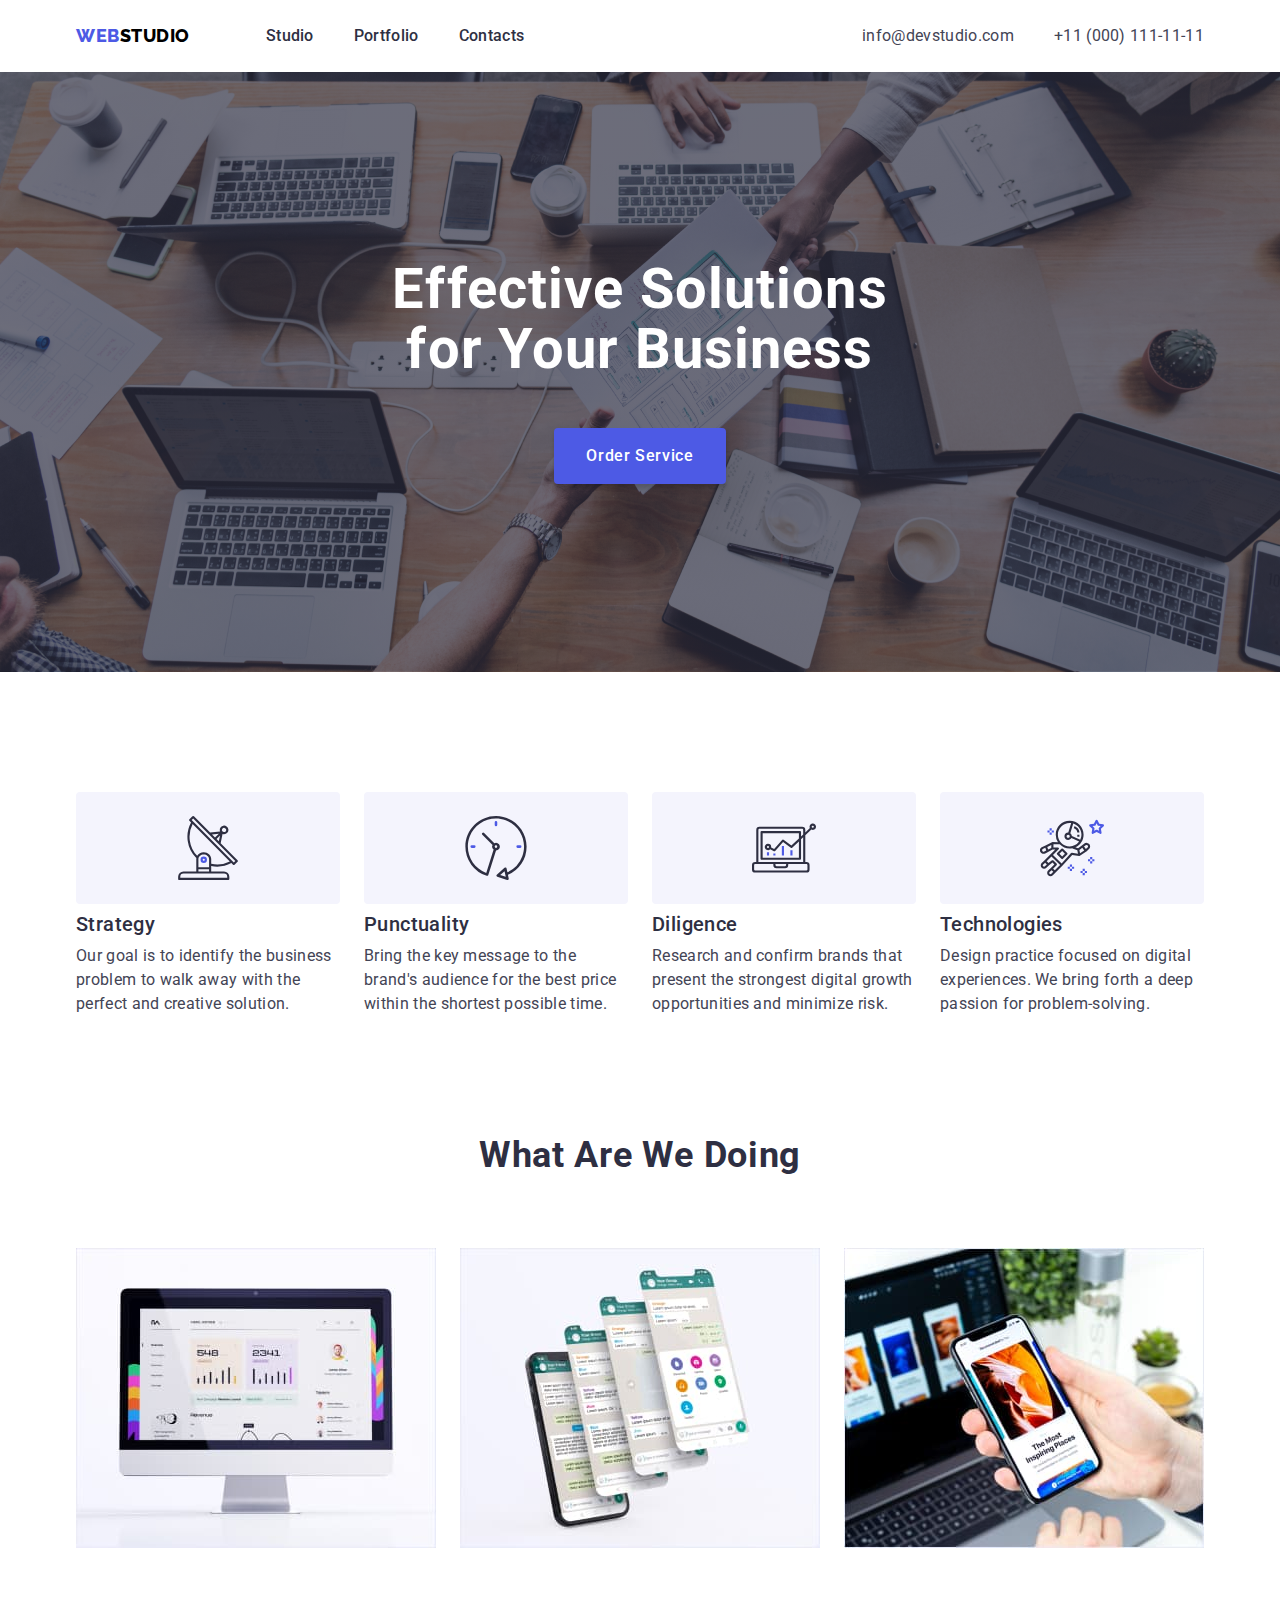
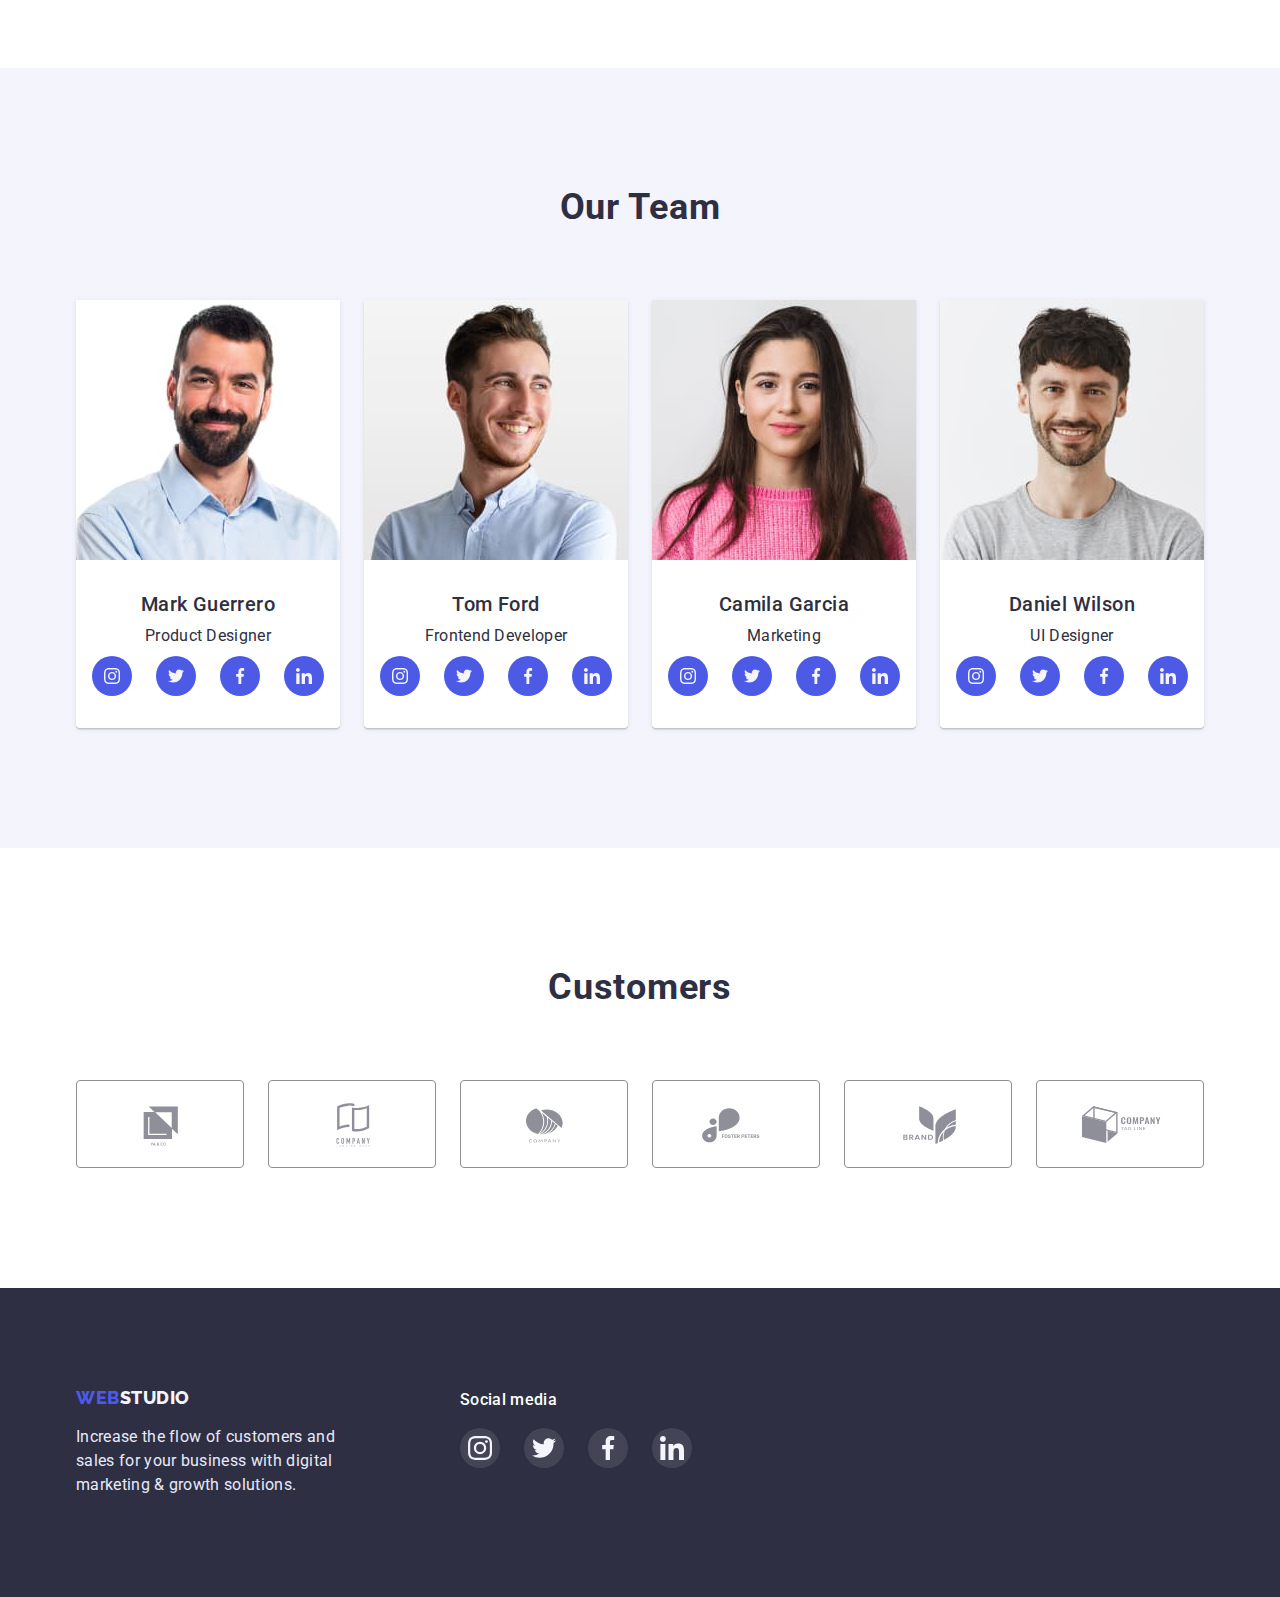
<file: index.html>
<!DOCTYPE html>
<html lang="en">
  <head>
    <meta charset="UTF-8" />
    <meta http-equiv="X-UA-Compatible" content="IE=edge" />
    <meta name="viewport" content="width=device-width, initial-scale=1.0" />
    <link
      rel="stylesheet"
      href="https://cdnjs.cloudflare.com/ajax/libs/modern-normalize/1.1.0/modern-normalize.min.css"
    />
    <link rel="stylesheet" href="css/styles.css" />
    <title>WEBSTUDIO</title>
  </head>
  <body>
    <header class="header">
      <div class="container navigation">
        <nav class="nav">
          <a href="#" class="logo-in-header"
            >WEB<span class="logo-two-part-in-header">STUDIO</span></a
          >
          <ul class="list-in-header">
            <li><a href="./index.html" class="navigations-links">Studio</a></li>
            <li>
              <a href="./portfolio.html" class="navigations-links">Portfolio</a>
            </li>
            <li><a href="#" class="navigations-links">Contacts</a></li>
          </ul>
        </nav>
        <ul class="contacts">
          <li>
            <a href="mailto:info@devstudio.com" class="contacts-style"
              >info@devstudio.com</a
            >
          </li>
          <li>
            <a href="tel:+110001111111" class="contacts-style"
              >+11 (000) 111-11-11</a
            >
          </li>
        </ul>
      </div>
    </header>
    <main>
      <section class="effective-solutions">
        <div class="container">
          <h1 class="text-of-effective-solutions">
            Effective Solutions<br />
            for Your Business
          </h1>
          <button type="button" class="order-service-button">
            Order Service
          </button>
        </div>
      </section>
      <section class="features">
        <div class="container">
          <h2 hidden>features</h2>
          <ul class="list-of-features">
            <li class="content-in-list-features">
              <div class="icons-in-hero">
                <svg class="icon-in-hero" width="64" height="64">
                  <use href="./images/icons.svg#icon-antenna-1"></use>
                </svg>
              </div>
              <h3 class="heading-features">Strategy</h3>
              <p>
                Our goal is to identify the business problem to walk away with
                the perfect and creative solution.
              </p>
            </li>
            <li class="content-in-list-features">
              <div class="icons-in-hero">
                <svg class="icon-in-hero" width="64" height="64">
                  <use href="./images/icons.svg#icon-clock-1"></use>
                </svg>
              </div>
              <h3 class="heading-features">Punctuality</h3>
              <p>
                Bring the key message to the brand's audience for the best price
                within the shortest possible time.
              </p>
            </li>
            <li class="content-in-list-features">
              <div class="icons-in-hero">
                <svg class="icon-in-hero" width="64" height="64">
                  <use href="./images/icons.svg#icon-diagram-1"></use>
                </svg>
              </div>
              <h3 class="heading-features">Diligence</h3>
              <p>
                Research and confirm brands that present the strongest digital
                growth opportunities and minimize risk.
              </p>
            </li>
            <li class="content-in-list-features">
              <div class="icons-in-hero">
                <svg class="icon-in-hero" width="64" height="64">
                  <use href="./images/icons.svg#icon-astronaut-1"></use>
                </svg>
              </div>
              <h3 class="heading-features">Technologies</h3>
              <p>
                Design practice focused on digital experiences. We bring forth a
                deep passion for problem-solving.
              </p>
            </li>
          </ul>
        </div>
      </section>
      <section class="examples">
        <div class="container">
          <h2 class="heading">What Are We Doing</h2>
          <ul class="examples-list">
            <li>
              <img
                src="images/monitor.jpg"
                width="360"
                height="300"
                alt="monitor"
              />
            </li>
            <li>
              <img
                src="images/phone_one.jpg"
                width="360"
                height="300"
                alt="a phone with an open messenger"
              />
            </li>
            <li>
              <img
                src="images/phone_two.jpg"
                width="360"
                height="300"
                alt="phone with an open site"
              />
            </li>
          </ul>
        </div>
      </section>
      <section class="section-team">
        <div class="container">
          <h2 class="heading">Our Team</h2>
          <ul class="team">
            <li class="worker">
              <img
                src="images/worker_one.jpg"
                width="264"
                height="260"
                alt="smiling man with stubble and brown eyes is an employee of the company"
              />
              <div class="name-job">
                <h3 class="name">Mark Guerrero</h3>
                <p class="role">Product Designer</p>

                <ul class="social-icons-worker">
                  <li>
                    <a
                      href="https://instagram.com"
                      rel="noopener noreferrer nofollow"
                      aria-label="instagram link"
                      class="icon-link"
                    >
                      <svg class="social-icon" width="16" height="16">
                        <use href="./images/icons.svg#icon-instagram-2"></use>
                      </svg>
                    </a>
                  </li>
                  <li>
                    <a
                      href="https://twitter.com"
                      rel="noopener noreferrer nofollow"
                      aria-label="twitter link"
                      class="icon-link"
                    >
                      <svg class="social-icon" width="16" height="16">
                        <use href="./images/icons.svg#icon-twitter-1"></use>
                      </svg>
                    </a>
                  </li>
                  <li>
                    <a
                      href="https://facebook.com"
                      rel="noopener noreferrer nofollow"
                      aria-label="facebook link"
                      class="icon-link"
                    >
                      <svg class="social-icon" width="16" height="16">
                        <use href="./images/icons.svg#icon-facebook-1"></use>
                      </svg>
                    </a>
                  </li>
                  <li>
                    <a
                      href="https://linkedin.com"
                      rel="noopener noreferrer nofollow"
                      aria-label="linkedin link"
                      class="icon-link"
                    >
                      <svg class="social-icon" width="16" height="16">
                        <use href="./images/icons.svg#icon-linkedin-1"></use>
                      </svg>
                    </a>
                  </li>
                </ul>
              </div>
            </li>
            <li class="worker">
              <img
                src="images/worker_two.jpg"
                width="264"
                height="260"
                alt="a cheerful man with stubble and blue eyes is an employee of the company"
              />
              <div class="name-job">
                <h3 class="name">Tom Ford</h3>
                <p class="role">Frontend Developer</p>
                <ul class="social-icons-worker">
                  <li>
                    <a
                      href="https://instagram.com"
                      rel="noopener noreferrer nofollow"
                      aria-label="instagram link"
                      class="icon-link"
                    >
                      <svg class="social-icon" width="16" height="16">
                        <use href="./images/icons.svg#icon-instagram-2"></use>
                      </svg>
                    </a>
                  </li>
                  <li>
                    <a
                      href="https://twitter.com"
                      rel="noopener noreferrer nofollow"
                      aria-label="twitter link"
                      class="icon-link"
                    >
                      <svg class="social-icon" width="16" height="16">
                        <use href="./images/icons.svg#icon-twitter-1"></use>
                      </svg>
                    </a>
                  </li>
                  <li>
                    <a
                      href="https://facebook.com"
                      rel="noopener noreferrer nofollow"
                      aria-label="facebook link"
                      class="icon-link"
                    >
                      <svg class="social-icon" width="16" height="16">
                        <use href="./images/icons.svg#icon-facebook-1"></use>
                      </svg>
                    </a>
                  </li>
                  <li>
                    <a
                      href="https://linkedin.com"
                      rel="noopener noreferrer nofollow"
                      aria-label="linkedin link"
                      class="icon-link"
                    >
                      <svg class="social-icon" width="16" height="16">
                        <use href="./images/icons.svg#icon-linkedin-1"></use>
                      </svg>
                    </a>
                  </li>
                </ul>
              </div>
            </li>
            <li class="worker">
              <img
                src="images/worker_three.jpg"
                width="264"
                height="260"
                alt="a pretty girl with blue eyes is an employee of the company"
              />
              <div class="name-job">
                <h3 class="name">Camila Garcia</h3>
                <p class="role">Marketing</p>

                <ul class="social-icons-worker">
                  <li>
                    <a
                      href="https://instagram.com"
                      rel="noopener noreferrer nofollow"
                      aria-label="instagram link"
                      class="icon-link"
                    >
                      <svg class="social-icon" width="16" height="16">
                        <use href="./images/icons.svg#icon-instagram-2"></use>
                      </svg>
                    </a>
                  </li>
                  <li>
                    <a
                      href="https://twitter.com"
                      rel="noopener noreferrer nofollow"
                      aria-label="twitter link"
                      class="icon-link"
                    >
                      <svg class="social-icon" width="16" height="16">
                        <use href="./images/icons.svg#icon-twitter-1"></use>
                      </svg>
                    </a>
                  </li>
                  <li>
                    <a
                      href="https://facebook.com"
                      rel="noopener noreferrer nofollow"
                      aria-label="facebook link"
                      class="icon-link"
                    >
                      <svg class="social-icon" width="16" height="16">
                        <use href="./images/icons.svg#icon-facebook-1"></use>
                      </svg>
                    </a>
                  </li>
                  <li>
                    <a
                      href="https://linkedin.com"
                      rel="noopener noreferrer nofollow"
                      aria-label="linkedin link"
                      class="icon-link"
                    >
                      <svg class="social-icon" width="16" height="16">
                        <use href="./images/icons.svg#icon-linkedin-1"></use>
                      </svg>
                    </a>
                  </li>
                </ul>
              </div>
            </li>
            <li class="worker">
              <img
                src="images/worker_four.jpg"
                width="264"
                height="260"
                alt="smiling man with stubble and blue eyes company employee"
              />
              <div class="name-job">
                <h3 class="name">Daniel Wilson</h3>
                <p class="role">UI Designer</p>

                <ul class="social-icons-worker">
                  <li>
                    <a
                      href="https://instagram.com"
                      rel="noopener noreferrer nofollow"
                      aria-label="instagram link"
                      class="icon-link"
                    >
                      <svg class="social-icon" width="16" height="16">
                        <use href="./images/icons.svg#icon-instagram-2"></use>
                      </svg>
                    </a>
                  </li>
                  <li>
                    <a
                      href="https://twitter.com"
                      rel="noopener noreferrer nofollow"
                      aria-label="twitter link"
                      class="icon-link"
                    >
                      <svg class="social-icon" width="16" height="16">
                        <use href="./images/icons.svg#icon-twitter-1"></use>
                      </svg>
                    </a>
                  </li>
                  <li>
                    <a
                      href="https://facebook.com"
                      rel="noopener noreferrer nofollow"
                      aria-label="facebook link"
                      class="icon-link"
                    >
                      <svg class="social-icon" width="16" height="16">
                        <use href="./images/icons.svg#icon-facebook-1"></use>
                      </svg>
                    </a>
                  </li>
                  <li>
                    <a
                      href="https://linkedin.com"
                      rel="noopener noreferrer nofollow"
                      aria-label="linkedin link"
                      class="icon-link"
                    >
                      <svg class="social-icon" width="16" height="16">
                        <use href="./images/icons.svg#icon-linkedin-1"></use>
                      </svg>
                    </a>
                  </li>
                </ul>
              </div>
            </li>
          </ul>
        </div>
      </section>
      <section class="customers">
        <div class="container">
          <h2 class="heading">Customers</h2>
          <ul class="customers-icons">
            <li>
              <a class="customers-link" href="#">
                <svg class="icons" width="150" height="100">
                  <use href="./images/icons.svg#icon-Logo"></use>
                </svg>
              </a>
            </li>
            <li>
              <a class="customers-link" href="#">
                <svg class="icons" width="150" height="100">
                  <use href="./images/icons.svg#icon-Logo-1"></use>
                </svg>
              </a>
            </li>
            <li>
              <a class="customers-link" href="#">
                <svg class="icons" width="150" height="100">
                  <use href="./images/icons.svg#icon-Logo-2"></use>
                </svg>
              </a>
            </li>
            <li>
              <a class="customers-link" href="#">
                <svg class="icons" width="150" height="100">
                  <use href="./images/icons.svg#icon-Logo-3"></use>
                </svg>
              </a>
            </li>
            <li>
              <a class="customers-link" href="#">
                <svg class="icons" width="150" height="100">
                  <use href="./images/icons.svg#icon-Logo-4"></use>
                </svg>
              </a>
            </li>
            <li>
              <a class="customers-link" href="#">
                <svg class="icons" width="150" height="100">
                  <use href="./images/icons.svg#icon-Logo-5"></use>
                </svg>
              </a>
            </li>
          </ul>
        </div>
      </section>
    </main>
    <footer class="footer">
      <div class="container footer-position">
        <div>
          <a href="#" class="logo-footer"
            >WEB<span class="logo-two-part-in-footer">STUDIO</span></a
          >
          <p class="text-in-footer">
            Increase the flow of customers and sales for your business with
            digital marketing & growth solutions.
          </p>
        </div>
        <div class="list-icon-footer">
          <h3 class="social-media">Social media</h3>
          <ul class="icons-footer">
            <li>
              <a
                href="https://instagram.com"
                rel="noopener noreferrer nofollow"
                class="icon-link-in-footer"
                aria-label="instagram link"
                ><svg class="" width="24" height="24">
                  <use href="./images/icons.svg#icon-instagram-2"></use></svg
              ></a>
            </li>
            <li>
              <a
                href="https://twitter.com"
                rel="noopener noreferrer nofollow"
                class="icon-link-in-footer"
                aria-label="twitter link"
                ><svg class="" width="24" height="24">
                  <use href="./images/icons.svg#icon-twitter-1"></use></svg
              ></a>
            </li>
            <li>
              <a
                href="https://facebook.com"
                rel="noopener noreferrer nofollow"
                aria-label="facebook link"
                class="icon-link-in-footer"
                ><svg class="" width="24" height="24">
                  <use href="./images/icons.svg#icon-facebook-1"></use></svg
              ></a>
            </li>
            <li>
              <a
                href="https://linkedin.com"
                rel="noopener noreferrer nofollow"
                aria-label="linkedin link"
                class="icon-link-in-footer"
                ><svg class="" width="24" height="24">
                  <use href="./images/icons.svg#icon-linkedin-1"></use></svg
              ></a>
            </li>
          </ul>
        </div>
      </div>
    </footer>
  </body>
</html>
</file>
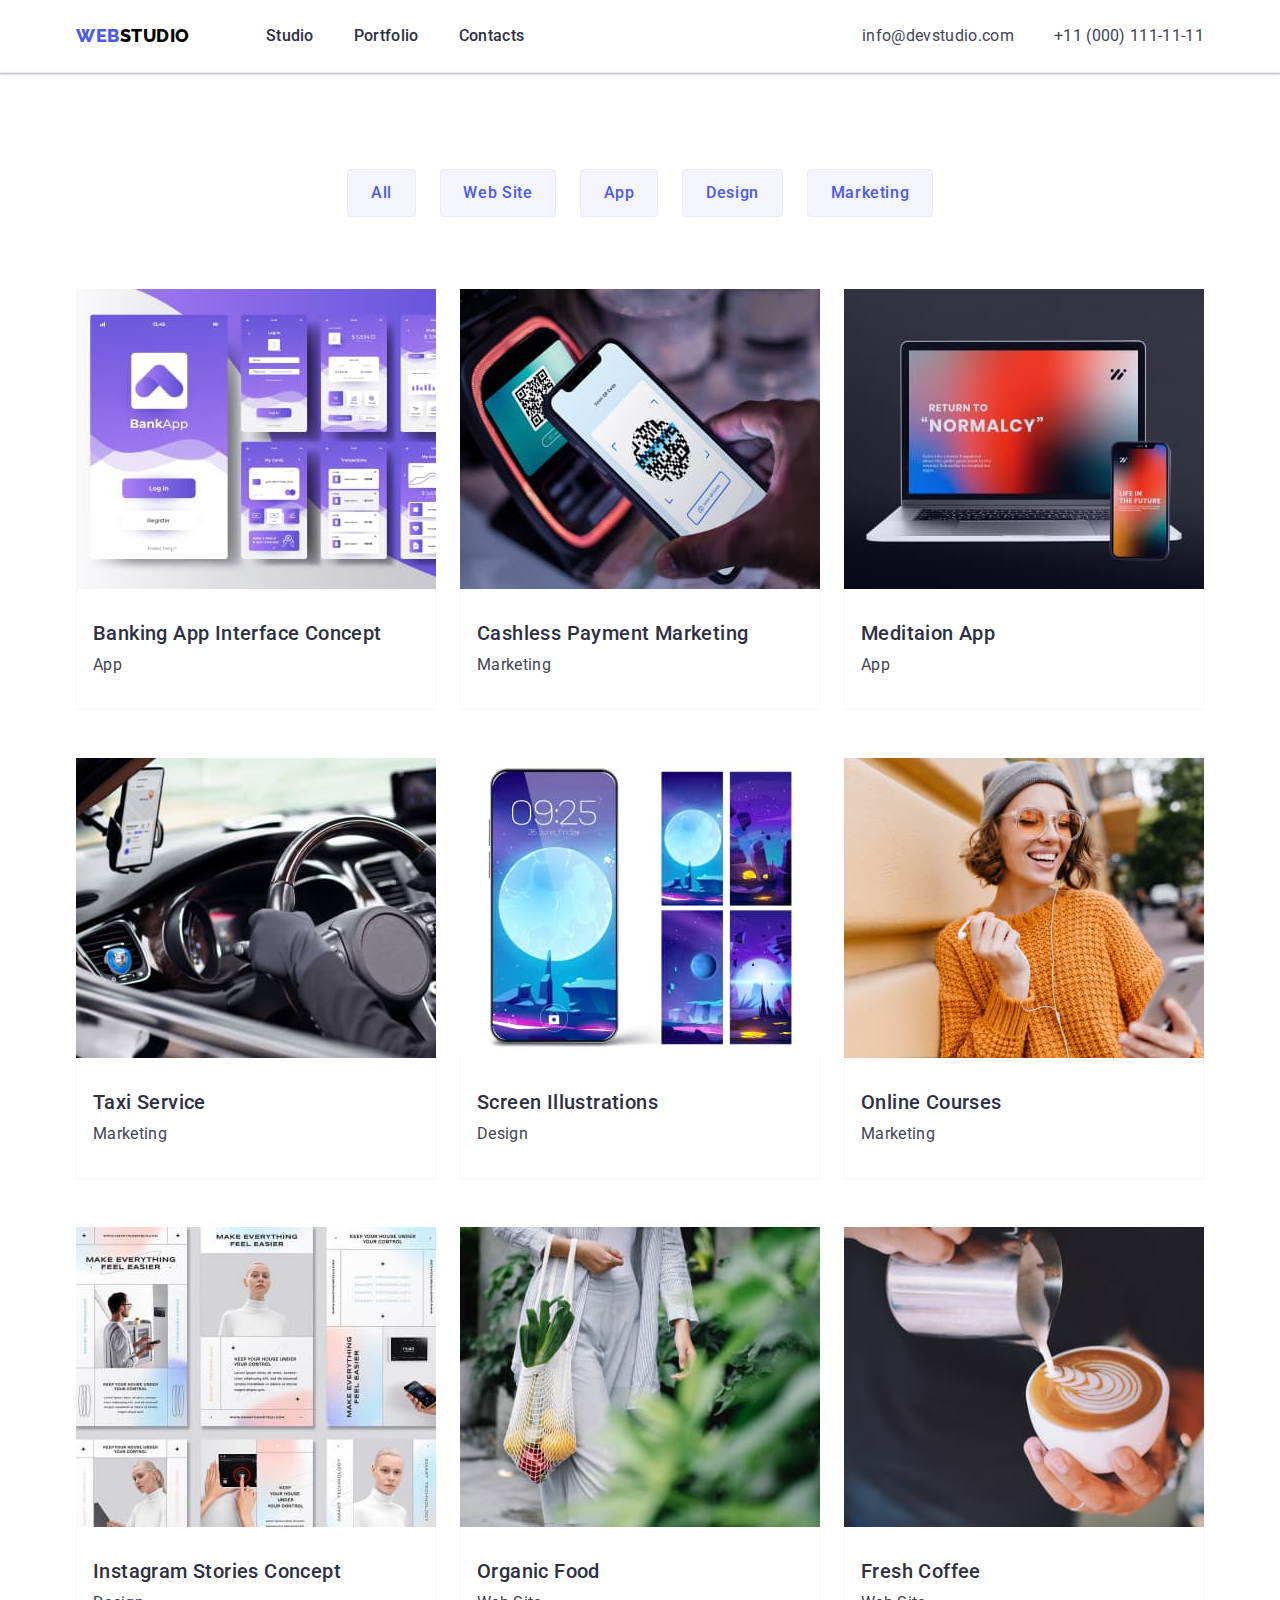
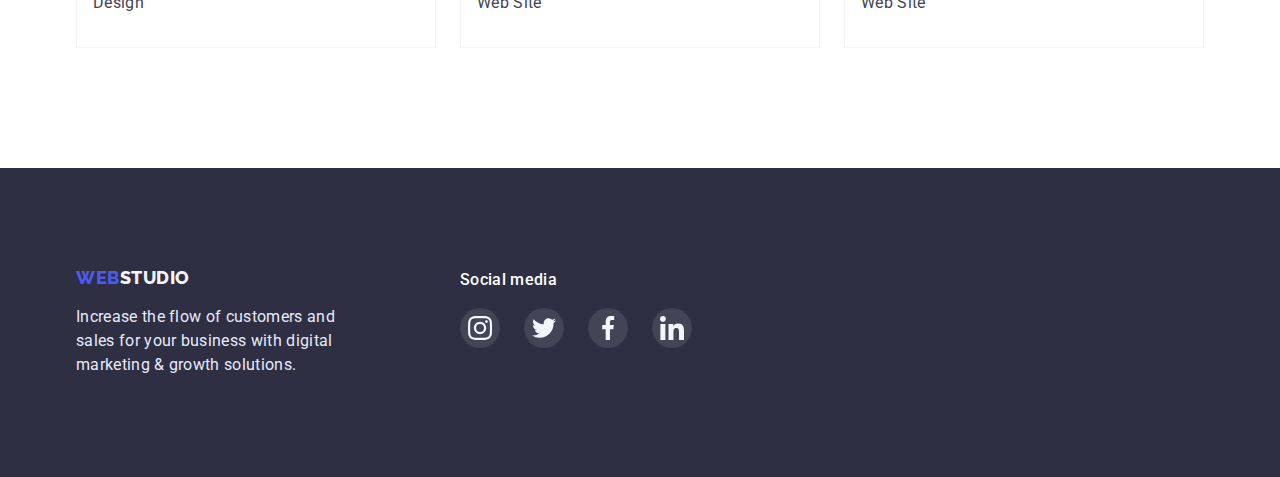
<file: portfolio.html>
<!DOCTYPE html>
<html lang="en">
  <head>
    <meta charset="UTF-8" />
    <meta http-equiv="X-UA-Compatible" content="IE=edge" />
    <meta name="viewport" content="width=device-width, initial-scale=1.0" />
    <link
      rel="stylesheet"
      href="https://cdnjs.cloudflare.com/ajax/libs/modern-normalize/1.1.0/modern-normalize.min.css"
    />
    <link rel="stylesheet" href="./css/styles.css" />
    <title>Portfolio</title>
  </head>
  <body>
    <header class="header portfolio">
      <div class="container navigation">
        <nav class="nav">
          <a href="#" class="logo-in-header"
            >WEB<span class="logo-two-part-in-header">STUDIO</span></a
          >
          <ul class="list-in-header">
            <li><a href="./index.html" class="navigations-links">Studio</a></li>
            <li>
              <a href="./portfolio.html" class="navigations-links">Portfolio</a>
            </li>
            <li><a href="#" class="navigations-links">Contacts</a></li>
          </ul>
        </nav>
        <ul class="contacts">
          <li>
            <a href="mailto:info@devstudio.com" class="contacts-style"
              >info@devstudio.com</a
            >
          </li>
          <li>
            <a href="tel:+110001111111" class="contacts-style"
              >+11 (000) 111-11-11</a
            >
          </li>
        </ul>
      </div>
    </header>
    <main>
      <section class="all-in-portfolio">
        <div class="container">
          <h1 hidden>Categories</h1>
          <ul class="filter">
            <li>
              <button type="button" class="content-in-filter-all">All</button>
            </li>
            <li>
              <button type="button" class="content-in-filter-web-site">
                Web Site
              </button>
            </li>
            <li>
              <button type="button" class="content-in-filter-app">App</button>
            </li>
            <li>
              <button type="button" class="content-in-filter-design">
                Design
              </button>
            </li>
            <li>
              <button type="button" class="content-in-filter-marketing">
                Marketing
              </button>
            </li>
          </ul>
          <ul class="category-in-portfolio">
            <li class="content-in-category-in-portfolio">
              <a href="#" class="content-in-category-in-portfolio-link">
                <img
                  src="./images/img-2.jpg"
                  class="img-in-portfolio"
                  height="300"
                  width="360"
                  alt="banking
            App Interface Concept"
                />
                <div class="names-portfolio">
                  <h2 class="names-product">Banking App Interface Concept</h2>
                  <p class="content-color">App</p>
                </div>
              </a>
            </li>
            <li class="content-in-category-in-portfolio">
              <a href="#" class="content-in-category-in-portfolio-link">
                <img
                  src="./images/img-1.jpg"
                  class="img-in-portfolio"
                  height="300"
                  width="360"
                  alt="cashless
            Payment"
                />
                <div class="names-portfolio">
                  <h2 class="names-product">Cashless Payment Marketing</h2>
                  <p class="content-color">Marketing</p>
                </div>
              </a>
            </li>
            <li class="content-in-category-in-portfolio">
              <a href="#" class="content-in-category-in-portfolio-link">
                <img
                  src="images/img-10.jpg"
                  class="img-in-portfolio"
                  height="300"
                  width="360"
                  alt=" a
            meditation application is open on the laptop "
                />
                <div class="names-portfolio">
                  <h2 class="names-product">Meditaion App</h2>
                  <p class="content-color">App</p>
                </div>
              </a>
            </li>

            <li class="content-in-category-in-portfolio">
              <a href="#" class="content-in-category-in-portfolio-link">
                <img
                  src="./images/img-8.jpg"
                  class="img-in-portfolio"
                  height="300"
                  width="360"
                  alt="taxi
            service"
                />
                <div class="names-portfolio">
                  <h2 class="names-product">Taxi Service</h2>
                  <p class="content-color">Marketing</p>
                </div>
              </a>
            </li>
            <li class="content-in-category-in-portfolio">
              <a href="#" class="content-in-category-in-portfolio-link">
                <img
                  src="./images/img-9.jpg"
                  class="img-in-portfolio"
                  height="300"
                  width="360"
                  alt="illustration for phone with beautiful moon"
                />
                <div class="names-portfolio">
                  <h2 class="names-product">Screen Illustrations</h2>
                  <p class="content-color">Design</p>
                </div>
              </a>
            </li>
            <li class="content-in-category-in-portfolio">
              <a href="#" class="content-in-category-in-portfolio-link">
                <img
                  src="./images/img-7.jpg"
                  class="img-in-portfolio"
                  height="300"
                  width="360"
                  alt="a pretty
            girl is listening to something on her phone"
                />
                <div class="names-portfolio">
                  <h2 class="names-product">Online Courses</h2>
                  <p class="content-color">Marketing</p>
                </div>
              </a>
            </li>
            <li class="content-in-category-in-portfolio">
              <a href="#" class="content-in-category-in-portfolio-link">
                <img
                  src="./images/img-4.jpg"
                  class="img-in-portfolio"
                  height="300"
                  width="360"
                  alt="instagram stories concept"
                />
                <div class="names-portfolio">
                  <h2 class="names-product">Instagram Stories Concept</h2>
                  <p class="content-color">Design</p>
                </div>
              </a>
            </li>
            <li class="content-in-category-in-portfolio">
              <a href="#" class="content-in-category-in-portfolio-link">
                <img
                  src="./images/img-3.jpg"
                  class="img-in-portfolio"
                  height="300"
                  width="360"
                  alt="the girl
            carries a bag with fresh vegetables"
                />
                <div class="names-portfolio">
                  <h2 class="names-product">Organic Food</h2>
                  <p class="content-color">Web Site</p>
                </div>
              </a>
            </li>
            <li class="content-in-category-in-portfolio">
              <a href="#" class="content-in-category-in-portfolio-link">
                <img
                  src="./images/img-6.jpg"
                  class="img-in-portfolio"
                  height="300"
                  width="360"
                  alt="the
            barista makes a beautiful drawing on the coffee"
                />
                <div class="names-portfolio">
                  <h2 class="names-product">Fresh Coffee</h2>
                  <p class="content-color">Web Site</p>
                </div>
              </a>
            </li>
          </ul>
        </div>
      </section>
    </main>
    <footer class="footer">
      <div class="container footer-position">
        <div>
          <a href="#" class="logo-footer"
            >WEB<span class="logo-two-part-in-footer">STUDIO</span></a
          >
          <p class="text-in-footer">
            Increase the flow of customers and sales for your business with
            digital marketing & growth solutions.
          </p>
        </div>
        <div class="list-icon-footer">
          <h3 class="social-media">Social media</h3>
          <ul class="icons-footer">
            <li>
              <a
                href="https://instagram.com"
                rel="noopener noreferrer nofollow"
                class="icon-link-in-footer"
                aria-label="instagram link"
                ><svg class="" width="24" height="24">
                  <use href="./images/icons.svg#icon-instagram-2"></use></svg
              ></a>
            </li>
            <li>
              <a
                href="https://twitter.com"
                rel="noopener noreferrer nofollow"
                class="icon-link-in-footer"
                aria-label="twitter link"
                ><svg class="" width="24" height="24">
                  <use href="./images/icons.svg#icon-twitter-1"></use></svg
              ></a>
            </li>
            <li>
              <a
                href="https://facebook.com"
                rel="noopener noreferrer nofollow"
                aria-label="facebook link"
                class="icon-link-in-footer"
                ><svg class="" width="24" height="24">
                  <use href="./images/icons.svg#icon-facebook-1"></use></svg
              ></a>
            </li>
            <li>
              <a
                href="https://linkedin.com"
                rel="noopener noreferrer nofollow"
                aria-label="linkedin link"
                class="icon-link-in-footer"
                ><svg class="" width="24" height="24">
                  <use href="./images/icons.svg#icon-linkedin-1"></use></svg
              ></a>
            </li>
          </ul>
        </div>
      </div>
    </footer>
  </body>
</html>
</file>
<file: css/styles.css>
@import url("https://fonts.googleapis.com/css2?family=Edu+QLD+Beginner&family=Raleway:wght@800&display=swap");
@import url("https://fonts.googleapis.com/css2?family=Edu+QLD+Beginner&family=Raleway:wght@800&family=Roboto:wght@400;500;700;900&display=swap");

:root {
  --button-background-color: #4d5ae5;
  --button-color: #ffffff;
  --text-of-solutions-color: white;
  --background-of-solutions-color: #2e2f42;
  --contacts-hover-color: #404bbf;
  --contacts-color: #434455;
  --navigations-links-hover-color: #404bbf;
  --navigations-links-color: #2e2f42;
  --logo-in-header-color: #4d5ae5;
  --background-order-service-button-hover-color: #404bbf;
  --list-of-features-color: #434455;
  --heading-features-color: #2e2f42;
  --heading-color: #2e2f42;
  --background-team-color: #ffffff;
  --background-team-hover-color: #ffffff;
  --name-and-role-color: #2e2f42;
  --footer-color: #2e2f42;
  --logo-in-footer-color: #4d5ae5;
  --text-in-footer-color: #e7e9fc;
  --logo-two-part-in-header-color: black;
  --logo-two-part-in-footer-color: #f4f4fd;
  --focus-on-icon:#31D0AA;
}

h1,
h2,
h3,
h4,
h5,
h6,
p,
ul {
  margin: 0;
  padding: 0;
}
img {
  display: block;
}
body {
  font-family: "Roboto";
  font-style: normal;
  font-weight: 400;
  font-size: 16px;
  line-height: 1.5;
  letter-spacing: 0.02em;
  margin-left: auto;
  margin-right: auto;
}
.container {
  width: 1158px;
  margin-left: auto;
  margin-right: auto;
  padding: 0px 15px;
}
header {
  display: flex;
}
.portfolio{
  border-bottom: 1px solid #E7E9FC;
    box-shadow: 0px 2px 1px rgba(46, 47, 66, 0.08), 0px 1px 1px rgba(46, 47, 66, 0.16), 0px 1px 6px rgba(46, 47, 66, 0.08);
}
.nav {
  display: flex;
  align-items: center;
}
.logo-in-header {
  color: var(--logo-in-header-color);
  font-family: "Raleway";
  font-style: normal;
  font-weight: 800;
  font-size: 18px;
  line-height: 1.16;
  letter-spacing: 0.03em;
  text-transform: uppercase;
  text-decoration: none;
}

.list-in-header {
  display: flex;
  align-content: center;
  list-style-type: none;
  padding: 0;
  font-weight: 500;
  font-size: 16px;
  line-height: 1.5;
  letter-spacing: 0.02em;
  margin-left: 76px;
  gap: 40px;
}
.navigation {
  display: flex;
}
.navigations-links {
  color: var(--navigations-links-color);
  text-decoration: none;
  padding: 24px 0px;
  display: block;
}
.navigations-links:hover {
  color: var(--navigations-links-hover-color);
  text-decoration: none;
}

.contacts {
  display: flex;
  justify-content: flex-end;
  list-style-type: none;
  padding: 24px 0px;
  gap: 40px;
  margin-left: auto;
}

.contacts-style {
  font-weight: 400;
  font-size: 16px;
  line-height: 1.5;
  letter-spacing: 0.02em;
  color: var(--contacts-color);
  text-decoration: none;
}

.contacts-style:hover {
  color: var(--contacts-hover-color);
}
.effective-solutions {
  background-image: linear-gradient(rgba(46, 47, 66, 0.7), rgba(46, 47, 66, 0.7)), url("../images/people-office\ 1.png");
    background-repeat: no-repeat;
    background-position: center;
    max-width: 1440px;
    margin-left: auto;
    margin-right: auto;
    padding: 188px 0px;
  color: var(--text-of-solutions-color);
  text-align: center;
}

.text-of-effective-solutions {
  font-weight: 700;
  font-size: 56px;
  line-height: 1.07;
  letter-spacing: 0.02em;
  margin-bottom: 48px;
}

.order-service-button {
  background: var(--button-background-color);
  box-shadow: 0px 4px 4px rgba(0, 0, 0, 0.15);
  border-radius: 4px;
  padding: 16px 32px;
  border: none;
  left: 20px;
  top: 20px;
  font-family: "Roboto";
  font-style: normal;
  font-weight: 500;
  font-size: 16px;
  line-height: 1.5;
  letter-spacing: 0.04em;
  color: var(--button-color);
  cursor: pointer;
}

.order-service-button:hover {
  padding: 16px 32px;
  left: 20px;
  top: 88px;
  background: var(--background-order-service-button-hover-color);
  box-shadow: 0px 4px 4px rgba(0, 0, 0, 0.15);
  border-radius: 4px;
  cursor: pointer;
}
.features {
  padding: 120px 0px;
}
.list-of-features {
  list-style-type: none;
  display: flex;
  justify-content: space-between;
  padding: 0;
  font-size: 16px;
  line-height: 1.5;
  letter-spacing: 0.02em;
  color: var(--list-of-features-color);
}
.content-in-list-features {
  width: 264px;
}
.heading-features {
  font-weight: 500;
  font-size: 20px;
  line-height: 1.2;
  letter-spacing: 0.02em;
  color: var(--heading-features-color);
  margin-bottom: 8px;
}

.heading {
  text-align: center;
  letter-spacing: 0.02em;
  text-transform: capitalize;
  font-weight: 700;
  font-size: 36px;
  line-height: 1.11;
  color: var(--heading-color);
  margin-bottom: 72px;
  margin-top: 0;
}
.examples {
  padding-bottom: 120px;
}
.examples-list {
  list-style-type: none;
  display: flex;
  gap: 24px;
  padding: 0;
}
.section-team {
  padding-top: 120px;
  padding-bottom: 120px;
  background-color: var(--logo-two-part-in-footer-color);
}
.team {
  list-style-type: none;
  display: flex;
  gap: 24px;
}
.worker {
  background: var(--background-team-color);
  box-shadow: 0px 1px 6px rgba(46, 47, 66, 0.08), 0px 1px 1px rgba(46, 47, 66, 0.16), 0px 2px 1px rgba(46, 47, 66, 0.08);
  border-radius: 0px 0px 4px 4px;
}
.name-job {
  padding: 32px 16px 32px 16px;
}
.social-icons-worker{
  display: flex;
  list-style-type: none;
  justify-content: center;
  margin-top: 8px;
  gap: 24px;
}
.names-product {
  font-family: "Roboto";
  font-style: normal;
  font-weight: 500;
  font-size: 20px;
  line-height: calc(24 / 20);
}
.name {
  text-align: center;
  letter-spacing: 0.02em;
  font-weight: 500;
  font-size: 20px;
  line-height: 1.2;
  margin-bottom: 8px;
  color: var(--name-and-role-color);
}

.role {
  text-align: center;
  letter-spacing: 0.02em;
  font-weight: 400;
  font-size: 16px;
  line-height: 1.5;
  color: var(--name-and-role-color);
}

.footer {
  background: var(--footer-color);
  padding: 100px 0px;
}

.logo-footer {
  font-family: "Raleway";
  font-style: normal;
  font-weight: 800;
  font-size: 18px;
  line-height: 1.16;
  display: flex;
  align-items: center;
  letter-spacing: 0.03em;
  text-transform: uppercase;
  text-decoration: none;
  color: var(--logo-in-footer-color);
}

.text-in-footer {
  font-weight: 400;
  font-size: 16px;
  line-height: 1.5;
  letter-spacing: 0.02em;
  margin-top: 16px;
  width: 264px;
  color: var(--text-in-footer-color);
}

.logo-two-part-in-header {
  color: var(--logo-two-part-in-header-color);
}

.logo-two-part-in-footer {
  color: var(--logo-two-part-in-footer-color);
}
.filter {
  list-style-type: none;
  display: flex;
  justify-content: center;
  margin-bottom: 72px;
  padding: 0;
  gap: 24px;
}
.img-in-portfolio {
  display: block;
}
.content-in-category-in-portfolio-list {
  display: flex;
  justify-content: space-around;
  flex-wrap: wrap;
  list-style-type: none;
  padding: 0;
  gap: 48px 24px;
}
.names-portfolio {
  padding: 32px 16px;
  border-bottom: 1px solid var(--logo-two-part-in-footer-color);
  border-left: 1px solid var(--logo-two-part-in-footer-color);
  border-right: 1px solid var(--logo-two-part-in-footer-color);
}
.content-in-filter-all {
  cursor: pointer;
  width: 69px;
  height: 48px;
  border: 1px solid var(--text-in-footer-color);
  background: var(--logo-two-part-in-footer-color);
  border-radius: 4px;
  font-family: "Roboto";
  font-style: normal;
  font-weight: 500;
  font-size: 16px;
  line-height: 1.5;
  letter-spacing: 0.04em;
  color: var(--button-background-color);
  padding: 0;
}
.content-in-filter-all:hover {
  color: var(--button-color);
  background: var(--contacts-hover-color);
  box-shadow: 0px 3px 1px rgba(0, 0, 0, 0.1), 0px 2px 1px rgba(0, 0, 0, 0.08), 0px 2px 2px rgba(0, 0, 0, 0.12);
  border-color: #404BBF;
  border-radius: 4px;
  }
.content-in-filter-web-site {
  width: 116px;
  height: 48px;
  background: var(--logo-two-part-in-footer-color);
  border: 1px solid var(--text-in-footer-color);
  border-radius: 4px;
  color: var(--button-background-color);
  font-family: "Roboto";
  font-style: normal;
  font-weight: 500;
  font-size: 16px;
  line-height: 1.5;
  letter-spacing: 0.04em;
  padding: 0;
  cursor: pointer;
}
.content-in-filter-web-site:hover {
  color: var(--button-color);
  background: var(--contacts-hover-color);
  box-shadow: 0px 3px 1px rgba(0, 0, 0, 0.1), 0px 2px 1px rgba(0, 0, 0, 0.08),
  0px 2px 2px rgba(0, 0, 0, 0.12);
  border-color: #404BBF;
  border-radius: 4px;
}
.content-in-filter-app {
  width: 78px;
  height: 48px;
  background: var(--logo-two-part-in-footer-color);
  border: 1px solid var(--text-in-footer-color);
  border-radius: 4px;
  font-family: "Roboto";
  font-style: normal;
  font-weight: 500;
  font-size: 16px;
  line-height: 1.5;
  color: var(--button-background-color);
  padding: 0;
  cursor: pointer;
  letter-spacing: 0.04em;
}
.content-in-filter-app:hover {
  color: var(--button-color);
  background: var(--contacts-hover-color);
  box-shadow: 0px 3px 1px rgba(0, 0, 0, 0.1), 0px 2px 1px rgba(0, 0, 0, 0.08),
    0px 2px 2px rgba(0, 0, 0, 0.12);
  border-color: #404BBF;
  border-radius: 4px;
}
.content-in-filter-design {
  width: 101px;
  height: 48px;
  background: var(--logo-two-part-in-footer-color);
  border: 1px solid var(--text-in-footer-color);
  border-radius: 4px;
  color: var(--button-background-color);
  font-family: "Roboto";
  font-style: normal;
  font-weight: 500;
  font-size: 16px;
  line-height: 1.5;
  letter-spacing: 0.04em;
  cursor: pointer;
  padding: 0;
}
.content-in-filter-design:hover {
  background: var(--contacts-hover-color);
  box-shadow: 0px 3px 1px rgba(0, 0, 0, 0.1), 0px 2px 1px rgba(0, 0, 0, 0.08),
    0px 2px 2px rgba(0, 0, 0, 0.12);
  border-color: #404BBF;
  border-radius: 4px;
  color: var(--button-color);
}
.content-in-filter-marketing {
  width: 126px;
  height: 48px;
  background: var(--logo-two-part-in-footer-color);
  border: 1px solid var(--text-in-footer-color);
  border-radius: 4px;
  font-family: "Roboto";
  font-style: normal;
  font-weight: 500;
  font-size: 16px;
  line-height: 1.5;
  letter-spacing: 0.04em;
  color: var(--button-background-color);
  cursor: pointer;
  padding: 0;
}
.content-in-filter-marketing:hover {
  background: var(--contacts-hover-color);
  box-shadow: 0px 3px 1px rgba(0, 0, 0, 0.1), 0px 2px 1px rgba(0, 0, 0, 0.08),
    0px 2px 2px rgba(0, 0, 0, 0.12);
  border-color: #404BBF;
  border-radius: 4px;
  color: var(--button-color);
}
.category-in-portfolio {
  display: flex;
  gap: 48px 24px;
  flex-wrap: wrap;
  justify-content: space-around;
  list-style-type: none;
  padding: 0;
}
.content-in-category-in-portfolio {
  width: 360px;
}
.content-in-category-in-portfolio-link {
  width: 360px;
  text-decoration: none;
  color: var(--background-of-solutions-color);
  font-weight: 500;
  font-size: 20px;
  line-height: 1.2;
  letter-spacing: 0.02em;
  background: var(--background-team-color);
  
}
.content-in-category-in-portfolio-link:hover,
.content-in-category-in-portfolio-link:focus{
  display: block;
  box-shadow: 0px 1px 6px rgba(46, 47, 66, 0.08),
  0px 1px 1px rgba(46, 47, 66, 0.16), 0px 2px 1px rgba(46, 47, 66, 0.08);
  border-radius: 0px 0px 4px 4px;
}
.content-color {

  
  font-family: 'Roboto';
  font-style: normal;
  font-weight: 400;
  font-size: 16px;
  line-height: calc(24/16);
  letter-spacing: 0.02em;
  color: var(--contacts-color);
  margin-top: 8px;
}
.all-in-portfolio {
  padding: 96px 0px 120px 0px;
}
.customers-icons{
  display: flex;
  list-style-type: none;
  gap: 24px;
}
.customers{
  padding-top: 120px;
  padding-bottom: 120px;
}
.icons{
  padding: 16px 32px;
  fill: currentColor;
}
.customers-link{
  display: flex;
  justify-content: center;
  align-items: center;
  width: 168px;
  height: 88px;
  border: 1px solid #8E8F99;
  border-radius: 4px;
  color: #8E8F99;
}
.customers-link:hover,
.customers-link:focus{
  color: #404BBF;
  border: 1px solid #404BBF;
}
.icons-in-hero{
  display: flex;
  align-items: center;
  justify-content: center;
  background: #F4F4FD;
  border-radius: 4px;
  margin-bottom: 8px;
  height: 112px;
}
.icon-link{
  display: flex;
  justify-content: center;
  align-items: center;
  fill: var(--logo-two-part-in-footer-color);
  background-color: #4D5AE5;
  width: 40px;
  height: 40px;
  border-radius: 50%;
}
.icon-link:hover,
.icon-link:focus{
  background-color: #404BBF;
}
.social-icons{
  display: flex;
  justify-content: center;
  gap: 24px;
  margin-bottom: 32px;
}
.icon-link-in-footer{
    display: flex;
    justify-content: center;
    align-items: center;
    background-color: rgba(255, 255, 255, 0.1);
    fill: var(--logo-two-part-in-footer-color);
    width: 40px;
    height: 40px;
    border-radius: 50%;
}
.icon-link-in-footer:hover,
.icon-link-in-footer:focus{
  background-color: var(--focus-on-icon);
}
.icons-footer{
  display: flex;
  list-style-type: none;
  gap: 24px;
}
.div-footer{
  display: flex;
}
.social-media{
  color:var(--background-team-color);
  margin-bottom:16px ;
  font-family: 'Roboto';
  font-style: normal;
  font-weight: 500;
  font-size: 16px;
  line-height:calc(24/16);
  letter-spacing: 0.02em;
}
.list-icon-footer{
  display: block;
  margin-left: 120px;
}
.footer-position{
  display: flex;
}
</file>
